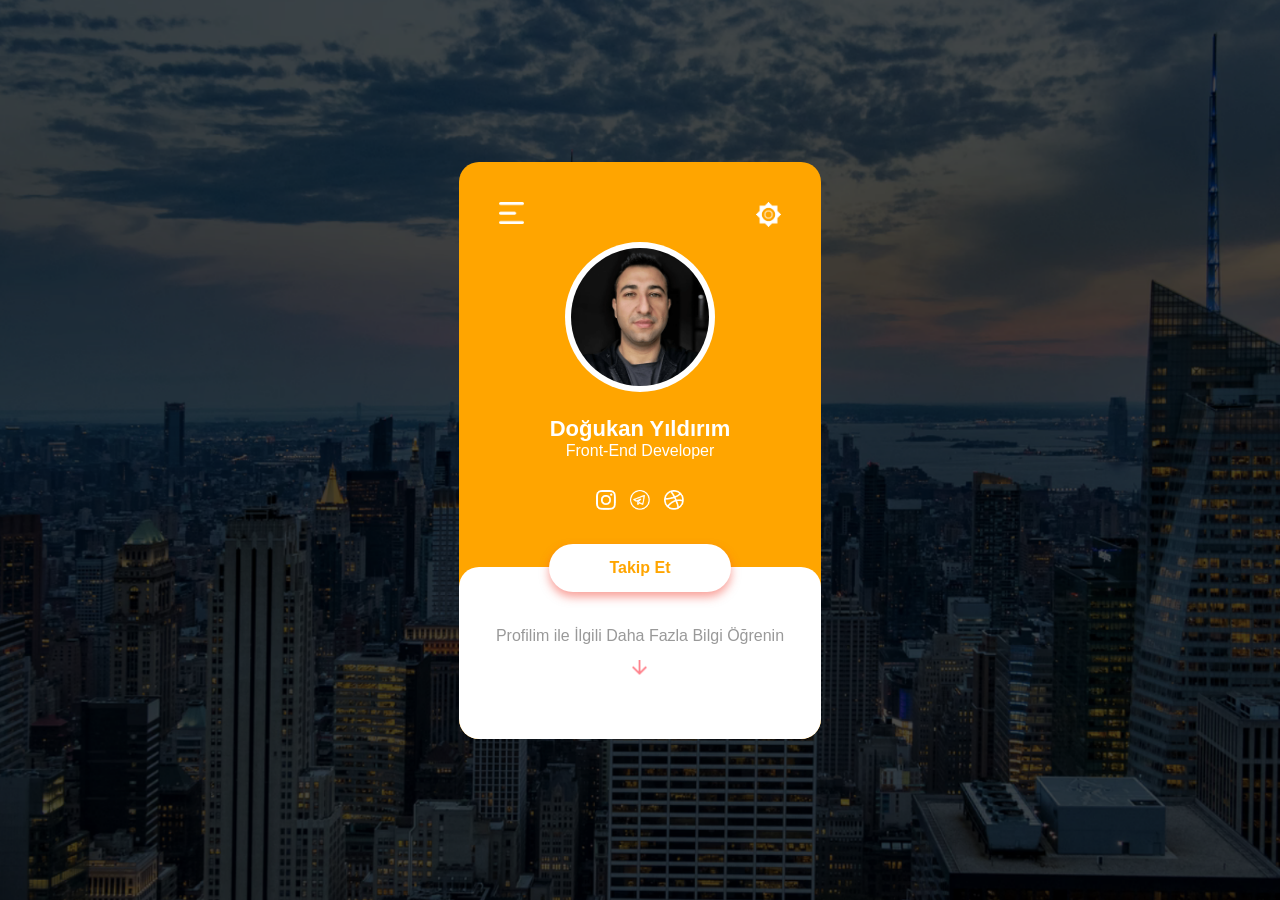
<file: index.html>
<!DOCTYPE html>
<html>
    <head>
        <meta name="viewport" content="width=device-width, initial-scale=1.0">
        <title> dogukan yildirim profile </title>
        <link rel="stylesheet" href="style.css" >
    </head>

    <body>
<main>
        <div class="container">
            <div class="profile-box">
                <img src="images/menu.png" class="menu-icon">
                <img src="images/setting.png" class="setting-icon">
                <img src="images/profile-pic2.png" class="profile-pic">
                <h3>Doğukan Yıldırım</h3>
                <p>Front-End Developer</p>
                <div class="social-media">
                    <img src="images/instagram.png">
                    <img src="images/telegram.png">
                    <img src="images/dribble.png">
                </div>
                <button type="button">Takip Et</button>
                <div class="profile-bottom">
                    <p>Profilim ile İlgili Daha Fazla Bilgi Öğrenin</p>
                    <img src="images/arrow.png"/>
                </div>
        
            </div>

        </div>
    </main>
    </body>
</html>
</file>
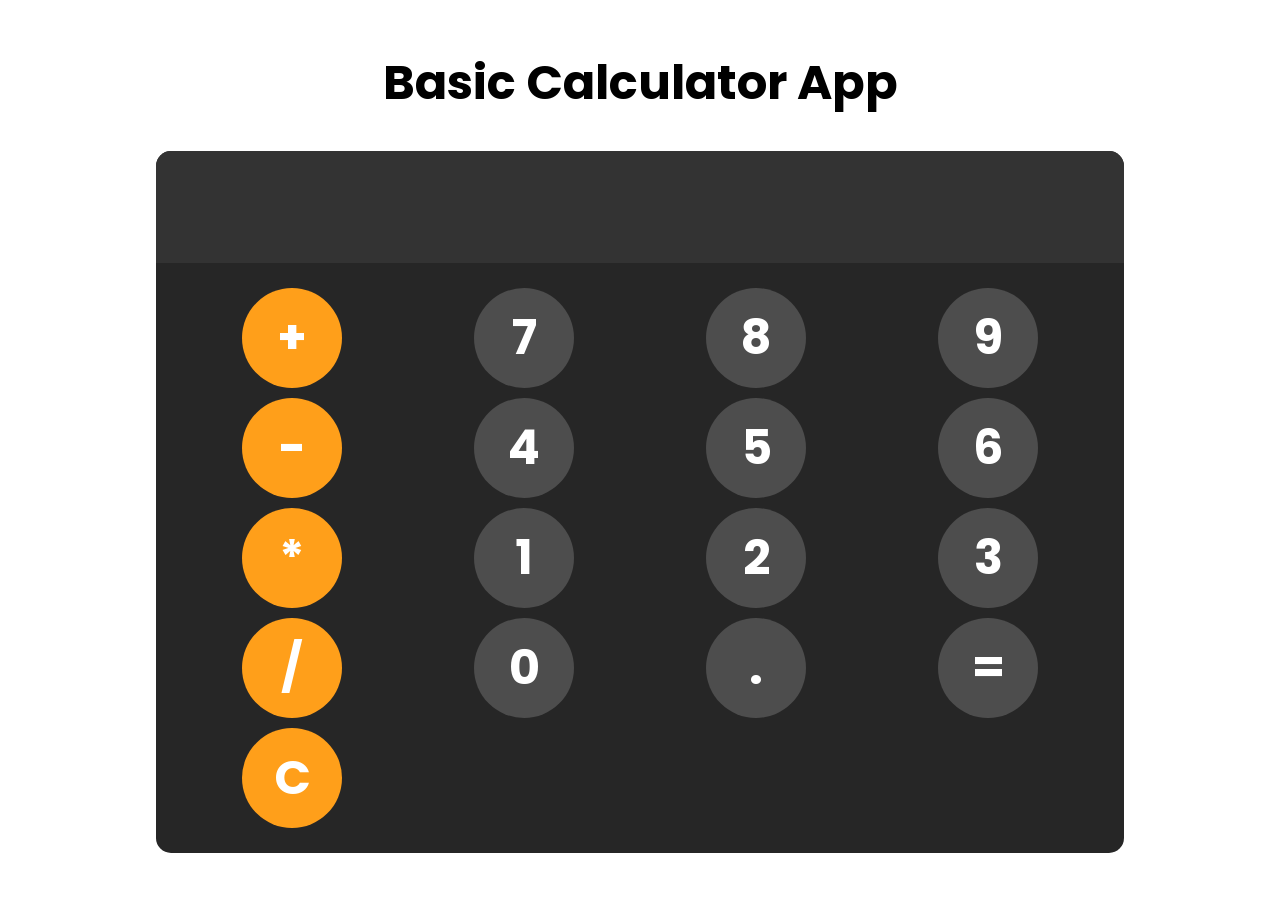
<file: js-basic-calculator/index.html>
<!DOCTYPE html>
<html lang="en">
  <head>
    <meta charset="UTF-8" />
    <meta name="viewport" content="width=device-width, initial-scale=1.0" />
    <link rel="stylesheet" href="style.css" />
    <title>Basic Calculator App</title>
  </head>
  <body>
    <div id="container">
      <h1>Basic Calculator App</h1>
      <main>
        <input id="display" readonly />
        <div id="keys">
          <button onclick="appendToDisplay('+')" class="operator-btn">+</button>
          <button onclick="appendToDisplay('7')">7</button>
          <button onclick="appendToDisplay('8')">8</button>
          <button onclick="appendToDisplay('9')">9</button>
          <button onclick="appendToDisplay('-')" class="operator-btn">-</button>
          <button onclick="appendToDisplay('4')">4</button>
          <button onclick="appendToDisplay('5')">5</button>
          <button onclick="appendToDisplay('6')">6</button>
          <button onclick="appendToDisplay('*')" class="operator-btn">*</button>
          <button onclick="appendToDisplay('1')">1</button>
          <button onclick="appendToDisplay('2')">2</button>
          <button onclick="appendToDisplay('3')">3</button>
          <button onclick="appendToDisplay('/')" class="operator-btn">/</button>
          <button onclick="appendToDisplay('0')">0</button>
          <button onclick="appendToDisplay('.')">.</button>
          <button onclick="calculate()">=</button>
          <button onclick="clearDisplay()" class="operator-btn">C</button>
        </div>
      </main>
    </div>

    <script src="script.js"></script>
  </body>
</html>
</file>
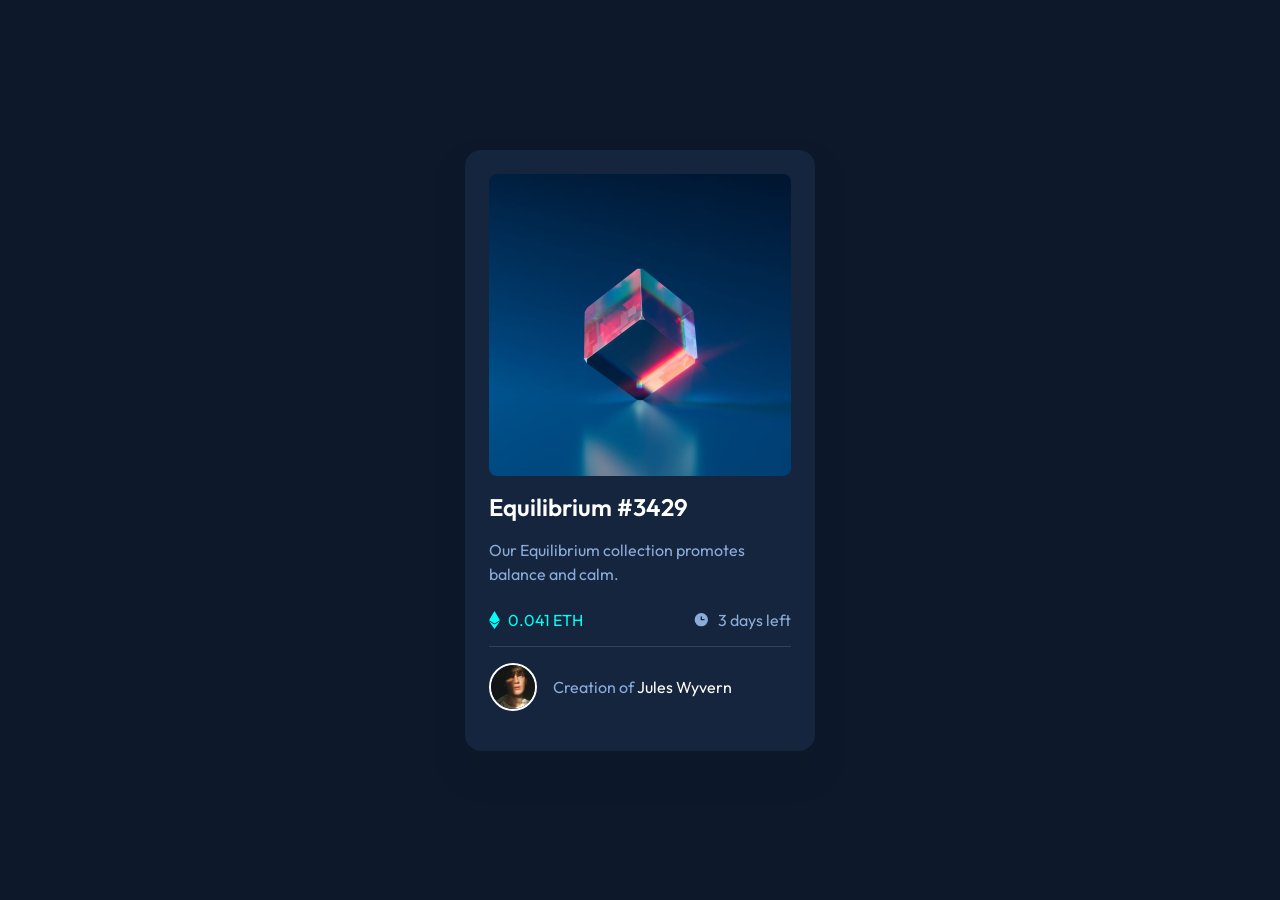
<file: nft_card/index.html>
<!DOCTYPE html>
<html lang="en">
  <head>
    <meta charset="UTF-8" />
    <meta name="viewport" content="width=device-width, initial-scale=1.0" />
    <link rel="stylesheet" href="style.css" />
    <link rel="preconnect" href="https://fonts.googleapis.com" />
    <link rel="preconnect" href="https://fonts.gstatic.com" crossorigin />
    <link
      href="https://fonts.googleapis.com/css2?family=Outfit:wght@300;400;600&display=swap"
      rel="stylesheet"
    />
    <title>nft-preview-card-component</title>
  </head>
  <body>
    <main class="card">
      <div class="card__head">
        <div class="card__product-img">
          <img src="./images/image-equilibrium.jpg" alt="image-equilibrium" />
        </div>
      </div>

      <div class="card__body">
        <a href="#"></a><h3 class="card__title">Equilibrium #3429</h3></a>
        <p class="card__text">
          Our Equilibrium collection promotes balance and calm.
        </p>

        <div class="wrapper">
          <div class="card__price">
            <img src="./images/icon-ethereum.svg" class="card__icon" alt="" />
            <span>0.041 ETH</span>
          </div>

          <div class="card__countdown">
            <img src="./images/icon-clock.svg" class="card__icon" alt="" />
            <span>3 days left</span>
          </div>
        </div>
      </div>

      <div class="card__footer">
        <img src="./images/image-avatar.png" class="card__author-img" alt="" />
        <p class="card__author-name">Creation of <a href="">Jules Wyvern</a></p>
      </div>
    </main>
  </body>
</html>
</file>
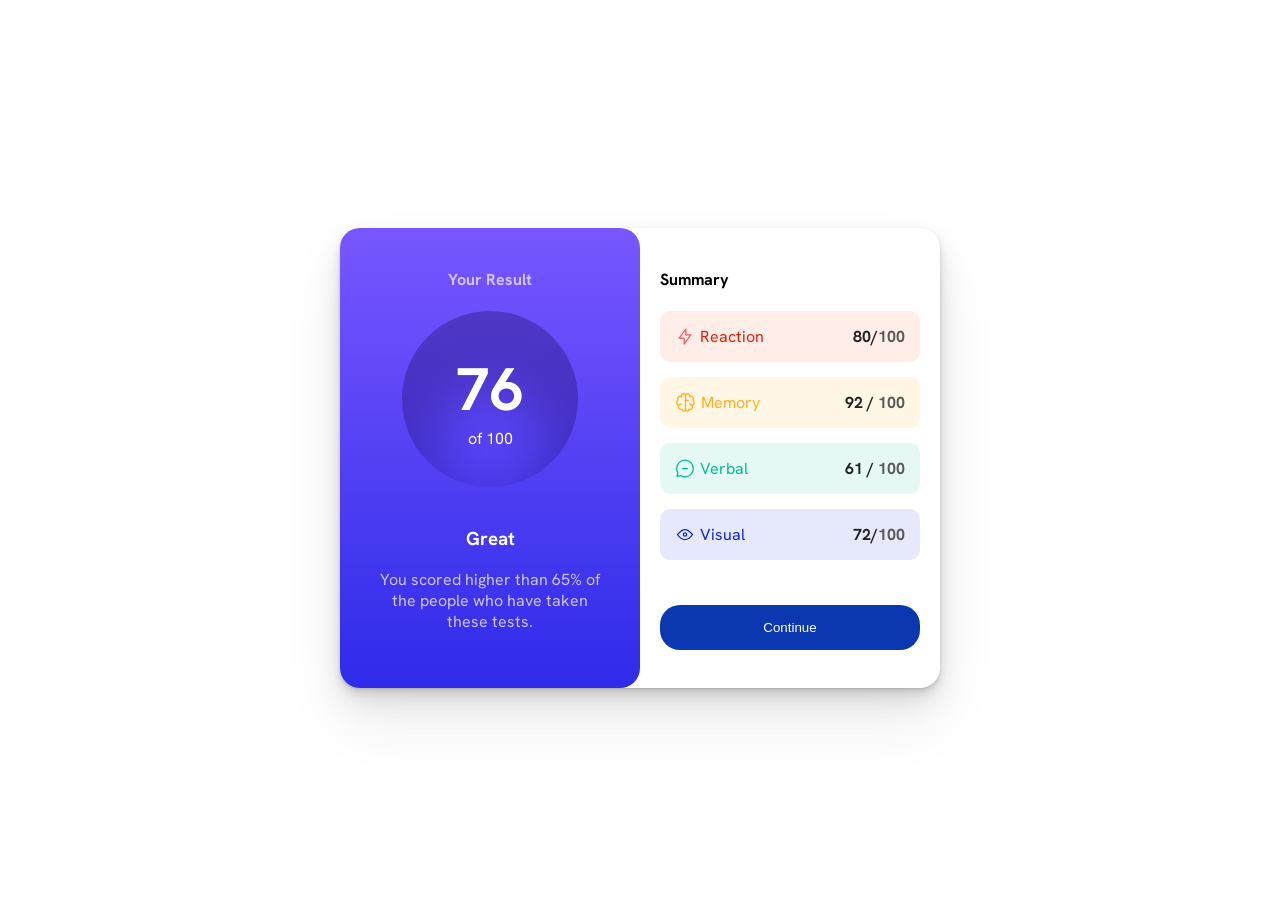
<file: results-summary-project/index.html>
<!DOCTYPE html>
<html lang="en">
<head>
  <meta charset="UTF-8" />
  <meta name="viewport" content="width=device-width, initial-scale=1.0" />
  <link rel="icon" type="image/png" sizes="32x32" href="./assets/images/favicon-32x32.png" />
  <link rel="stylesheet" href="assets/style.css" />
  <title>Result - Summary</title>
</head>
<body>
  <div class="container">
    <div class="left">
      <h4 class="text-color">Your Result</h4>
      <div class="score-left">
        <span class="big-score">76</span>
        <span class="small-score">of 100</span>
      </div>
      <div class="left-text">
        <h3>Great</h3>
        <p class="text-color">
          You scored higher than 65% of the people who have taken these
          tests.</p>
        </p>
      </div>
    </div>
    <div class="right">
      <h4>Summary</h4>
      <div>
        <div class="score-reaction score">
          <div class="score-con">
            <img src="./assets/images/icon-reaction.svg" alt="Reaction" />
            <span>Reaction</span>
          </div>
          <span class="black-text">80/<span class="grey">100</span></span>
        </div>
        <div class="score-memory score">
          <div class="score-con">
            <img src="./assets/images/icon-memory.svg" alt="Memory" />
            <span>Memory</span>
          </div>
          <span class="black-text">92 / <span class="grey">100</span></span>
        </div>
        <div class="score-verbal score">
          <div class="score-con">
            <img src="./assets/images/icon-verbal.svg" alt="Verbal" />
            <span>Verbal</span>
          </div>
          <span class="black-text">61 / <span class="grey">100</span></span>
        </div>
        <div class="score-visual score">
          <div class="score-con">
            <img src="./assets/images/icon-visual.svg" alt="Visual" />
            <span>Visual</span>
          </div>
          <span class="black-text">72/<span class="grey">100</span></span>
        </div>
      </div>
      <button>Continue</button>
    </div>
  </div>



</body>

</html>
</file>
<file: style.css>
* {
    margin: 0;
    padding: 0;
    box-sizing: border-box;
    font-family: Arial, Helvetica, sans-serif;
}

.container {
    width: 100%;
    height: 100vh;
    background-image: url(images/background.png);
    background-size: cover;
    background-position: center;
    display: flex;
    align-items: center;
    justify-content: center;

}

.profile-box{
    background: orange;
    text-align: center;
    padding: 40px 90px;
    color: #fff;
    position: relative;
    border-radius: 20px;
}

.menu-icon {
    
    width: 25px;
    position: absolute;
    left: 40px;
    top: 40px;
}

.setting-icon {

    width: 25px;
    position: absolute;
    right: 40px;
    top: 40px;
}

.profile-pic {

    width: 150px;
    border-radius: 50%;
    background: #fff;
    padding: 6px;
    margin-top: 40px;
}

.profile-bottom {

    background: #fff;
    color: #999;
    padding: 60px 0;
    margin-right: -90px;
    margin-left: -90px;
    margin-bottom: -40px;
    border-radius: 20px;
    margin-top: -10px;

}

.profile-bottom img{

    width: 15px;
    margin-top: 15px;
    cursor: pointer;
}

.profile-box button{

    background: #fff;
    color: orange;
    border: none;
    outline: none;
    box-shadow: 0 5px 10px rgba(244, 67, 54, 0.5);
    padding: 15px 60px;
    cursor: pointer;
    border-radius: 30px;
    margin-bottom: -50px;
    font-weight: 600;
    font-size: 16px;
}

.profile-box h3{

    font-size: 22px;
    margin-top: 20px;
    font-weight: 500px;
}

.social-media img {

    width: 20px;
    margin: 30px 5px;
    cursor: pointer;
}
</file>
<file: js-basic-calculator/style.css>
@import url('https://fonts.googleapis.com/css2?family=Poppins:ital,wght@0,100;0,200;0,300;0,400;0,500;0,600;0,700;0,800;0,900;1,100;1,200;1,300;1,400;1,500;1,600;1,700;1,800;1,900&display=swap');

* {
    font-family: 'Poppins';
    margin: 0;
    padding: 0;

}
html,
body {
    height: 100%;
}
body {
    background-color: var(--clr-neutral-main-bg);
    min-height: 100vh;
    
    display: flex;
    justify-content: center;
    align-items: center;
}

main {
    background-color: hsl(0, 0%, 15%);
    border-radius: 15px;
    overflow: hidden;

}

h1 {
    font-size: 3rem;
    text-align: center;
    margin-bottom: 2rem;
}

#display {
    padding: 20px;
    font-size: 3rem;
    text-align: left;
    border: none;
    background-color: hsl(0, 0%, 20%);
    color: #fff;
}

#keys {
    display: grid;
    grid-template-columns: repeat(4, 1fr);
    justify-items: center;
    gap: 10px;
    padding: 25px;
}

button {
    width: 100px;
    height: 100px;
    border-radius: 50px;
    border: none;
    background-color: hsl(0, 0%, 30%);
    color: #fff;
    font-size: 3rem;
    font-weight: bold;
    cursor: pointer;
}

button:hover {
    background-color: hsl(0, 0%, 40%);
}

button:active {
    background-color: hsl(0, 0%, 50%);
}

.operator-btn {
    background-color: hsl(35, 100%, 55%);
}

.operator-btn:hover {
    background-color: hsl(35, 100%, 65%);
}

.operator-btn:active {
    background-color: hsl(35, 100%, 75%);
}
</file>
<file: nft_card/style.css>
:root {

    --clr-primary-blue: hsl(215, 51%, 70%);
    --clr-primary-cyan: hsl(178, 100%, 50%);
    --clr-primary-cyan-50:hsla(178, 100%, 50%,0.5);
    --clr-neutral-main-bg: hsl(217, 54%, 11%);
    --clr-neutral-card-bg: hsl(216, 50%, 16%);
    --clr-neutral-line: hsl(215, 32%, 27%);
    --clr-neutral-white: hsl(0, 0%, 100%);

    --ff-base: "Outfit", sans-serif;

    --ff-light: 300;
    --fw-regular: 400;
    --fw-bold: 600;

    --content-padding: 1rem;
    --content-spacing: 1rem;
}

/*
    1. Use a more-intuitive box-sizing model.
  */
*,
*::before,
*::after {
    box-sizing: border-box;
}

/*
    2. Remove default margin
  */
* {
    margin: 0;
    padding: 0;
}

/*
    3. Allow percentage-based heights in the application
  */
html,
body {
    height: 100%;
}

/*
    Typographic tweaks!
    4. Add accessible line-height
    5. Improve text rendering
  */
body {
    -webkit-font-smoothing: antialiased;
}

/*
    6. Improve media defaults
  */
img,
picture,
video,
canvas,
svg {
    display: block;
    max-width: 100%;
}

/*
    7. Remove built-in form typography styles
  */
input,
button,
textarea,
select {
    font: inherit;
}

/*
    8. Avoid text overflows
  */
p,
h1,
h2,
h3,
h4,
h5,
h6 {
    overflow-wrap: break-word;
}

h1,
h2,
h3 {
    color: var(--clr-neutral-white);
}

/* general styling */

html {
    font-family: var(--ff-base);
}

a {
    text-decoration: none;
}

body {
    background-color: var(--clr-neutral-main-bg);
    min-height: 100vh;
    padding: 25px;

    display: flex;
    justify-content: center;
    align-items: center;
}

/* card styles */

.card {
    background-color: var(--clr-neutral-card-bg);
    max-width: 350px;
    padding: 1.5rem;
    border-radius: 1rem;
    box-shadow: 0px 20px 25px 15px rgba(0, 0, 0, 0.05);
}


.card__product-img {
    position: relative;
    border-radius: 0.5rem;
    overflow: hidden;
    cursor: pointer;
}

.card__product-img:after {
    position: absolute;
    content: url(./images/icon-view.svg);
    background: var(--clr-primary-cyan-50);
    inset: 0;

    display: flex;
    justify-content: center;
    align-items: center;

    opacity: 0;
    transition: all 0.25s ease;
}

.card__product-img:hover::after {
    opacity: 1;
}

.card__product-img img {
    display: block;
    width: 100%;
}

.card__body {
    padding: 1rem 0;
    border-bottom: 1px solid var(--clr-neutral-line);
    margin-bottom: 1rem;
}

.card__title {
    color: var(--clr-neutral-white);
    font-size: 1.5rem;
    font-weight: var(--fw-bold);
    margin-bottom: 1rem;
}

.card__title:hover {
    color: var(--clr-primary-cyan);
}

.card__text {
    color: var(--clr-primary-blue);
    font-size: 1rem;
    line-height: 1.5;
    margin-bottom: 1.5rem;
}

.card__body .wrapper {
    display: flex;
    justify-content: space-between;
    align-items: center;
}

.card__price,
.card__countdown {
    display: flex;
    align-items: center;
    font-weight: var(--fw-regular);
}

.card__price {
    color: var(--clr-primary-cyan);
}

.card__icon {
    margin-right: 0.5rem;
}

.card__countdown {
    color: var(--clr-primary-blue);
}

.card__footer {
    display: flex;
    align-items: center;
    margin-bottom: 1rem;
}

.card__author-img {
    width: 3rem;
    height: 3rem;
    border: 2px solid var(--clr-neutral-white);
    border-radius: 100%;
    margin-right: 1rem;
}
.card__author-name{
    color: var(--clr-primary-blue);
}
.card__author-name a{
    color: var(--clr-neutral-white);
    font-weight: var(--fw-regular);
}
.card__author-name a:hover{
    color: var(--clr-primary-cyan);
}
</file>
<file: results-summary-project/assets/style.css>
@font-face {
  font-family: "HankenGrotesk";
  src: url("fonts/HankenGrotesk-VariableFont_wght.ttf");
}
body {
  display: flex;
  justify-content: center;
  align-items: center;
  min-height: 100vh;
  font-family: "HankenGrotesk";
}
.container {
  display: flex;
  width: 600px;
  justify-content: center;
  border-radius: 20px;
  box-shadow: rgba(0, 0, 0, 0.07) 0px 1px 2px, rgba(0, 0, 0, 0.07) 0px 2px 4px, rgba(0, 0, 0, 0.07) 0px 4px 8px, rgba(0, 0, 0, 0.07) 0px 8px 16px, rgba(0, 0, 0, 0.07) 0px 16px 32px, rgba(0, 0, 0, 0.07) 0px 32px 64px;}

.left {
  color: #fff;
  padding: 20px;
  width: 50%;
  text-align: center;
  border-radius: 20px;
  background: linear-gradient(hsl(252, 100%, 67%), hsl(241, 81%, 54%));
}
.score-left {
  padding: 50px;
  width: 76px;
  height: 76px;
  border-radius: 100%;
  box-shadow: inset rgba(16, 4, 75, 0.3) 0px 50px 50px 30px;
  display: flex;
  align-items: center;
  justify-content: center;
  flex-direction: column;
  margin: 0 auto;
}

.big-score {
  font-weight: bold;
  font-size: 60px;
}

.left-text {
  padding: 20px;
  text-align: center;
}
.right {
  width: 50%;
  padding: 20px;
}

.score-con {
  display: flex;
}

.score {
  display: flex;
  justify-content: space-between;
  margin-bottom: 15px;
  padding: 15px;
  border-radius: 10px;
}

.grey {
  color: rgba(87, 87, 87, 0.992);
}
.score-con img {
  margin-right: 5px;
}
.black-text {
  color: #222;
  font-weight: bold;
}

.score-reaction {
  color: hsl(5, 89%, 47%);
  background: hsla(13, 100%, 56%, 0.1);
}

.score-memory {
  color: hsl(39, 100%, 56%);
  background: hsla(39, 98%, 50%, 0.1);
}
.score-verbal {
  color: hsl(166, 100%, 37%);
  background: hsl(166, 100%, 37%, 0.1);
}
.score-visual {
  color: hsl(234, 85%, 45%);
  background: hsl(234, 85%, 45%, 0.1);
}

button {
  margin-top: 30px;
  padding: 15px 30px;
  border: none;
  color: white;
  outline: none;
  background-color: hsl(224, 88%, 37%);
  width: 100%;
  border-radius: 20px;
}

button:hover {
  background-color: hsl(224, 92%, 52%);
  cursor: pointer;
}
.text-color{
  color: rgb(206, 197, 255);
}
</file>
